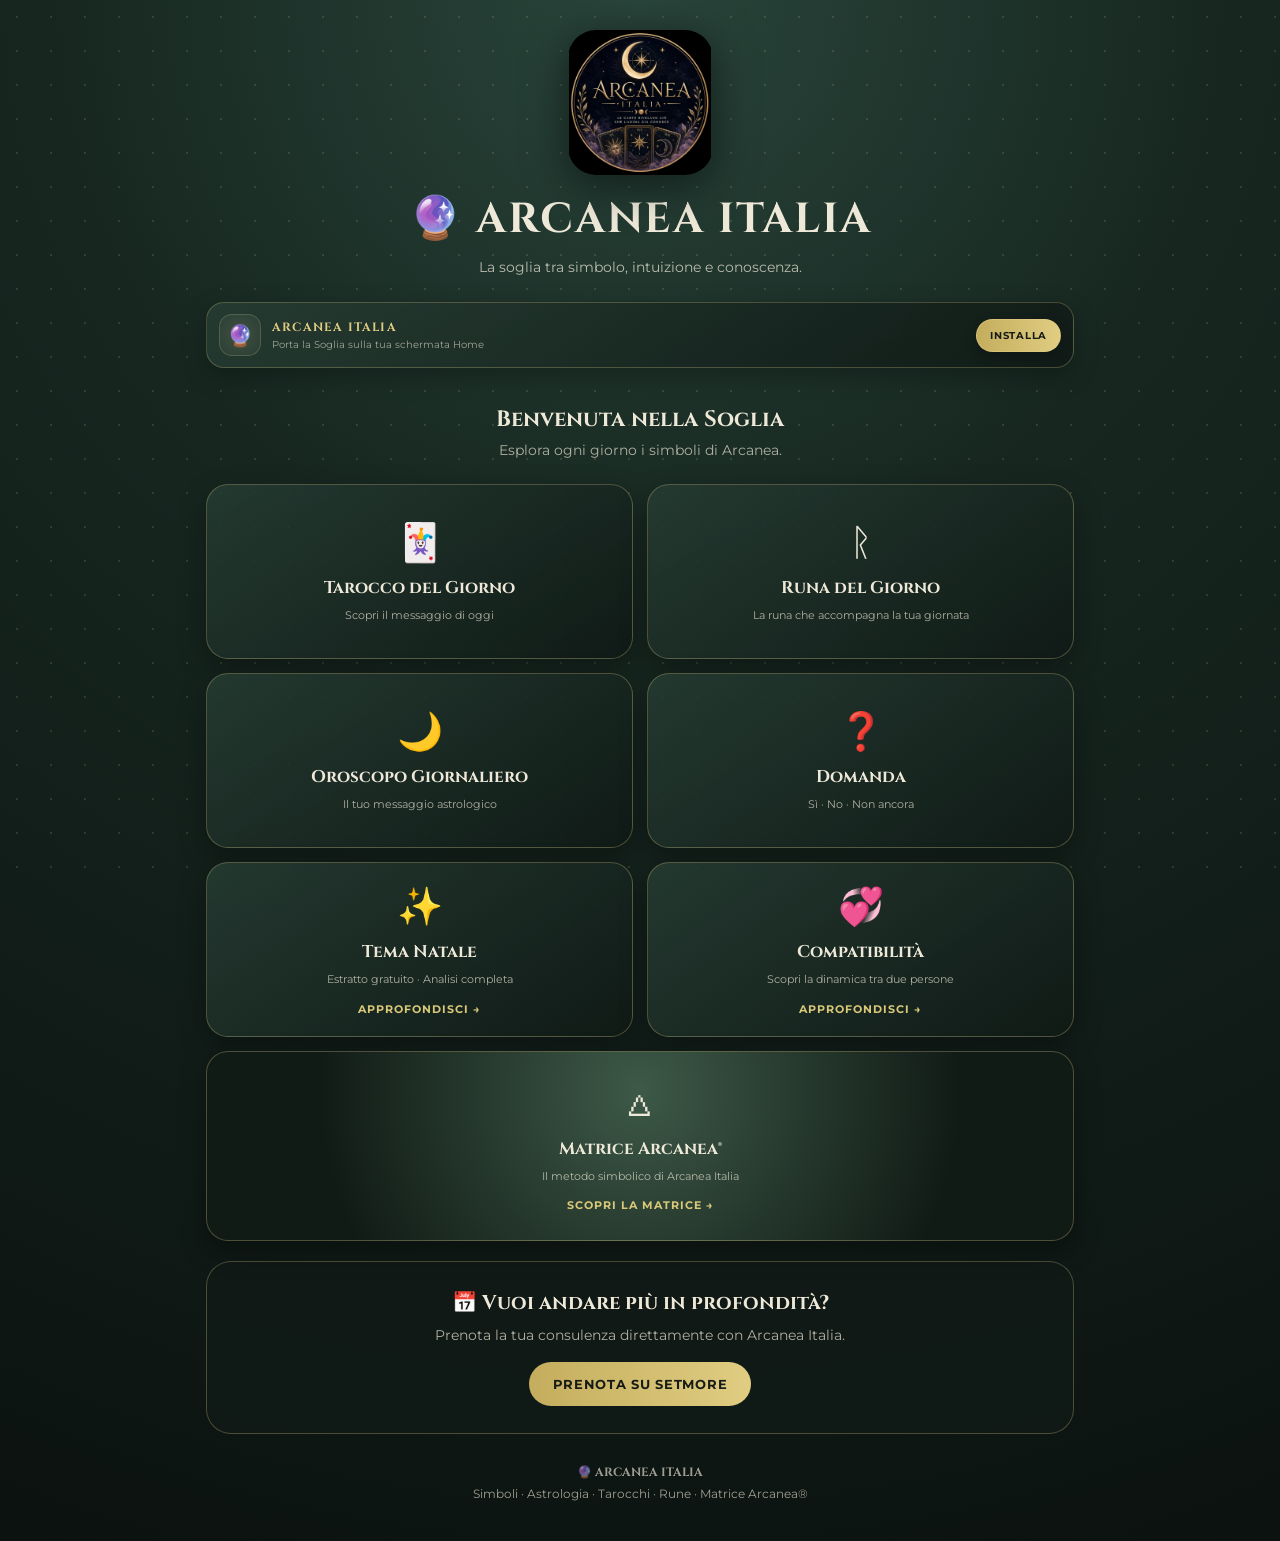
<file: index.html>
<!DOCTYPE html>
<html lang="it">
<head>
<meta charset="UTF-8">
<meta name="viewport" content="width=device-width,initial-scale=1,viewport-fit=cover">
<meta name="theme-color" content="#101b17">
<meta name="description" content="ARCANEA ITALIA — Tarocchi, Rune, Astrologia e Matrice Arcanea">
<link rel="manifest" href="manifest.webmanifest">
<link rel="icon" href="assets/logo.png">
<link rel="stylesheet" href="style.css">
<title>ARCANEA ITALIA</title>
</head>

<body>

<div id="app">
<header class="hero">
    <img src="assets/logo.png" class="logo" alt="Arcanea Italia">
    <h1>🔮 ARCANEA ITALIA</h1>
    <p>La soglia tra simbolo, intuizione e conoscenza.</p>
</header>

<main>

<section class="arcanea-install" id="arcanea-install">
    <div class="arcanea-install-content">

        <div class="arcanea-install-symbol">🔮</div>

        <div class="arcanea-install-text">
            <strong>ARCANEA ITALIA</strong>
            <span>Porta la Soglia sulla tua schermata Home</span>
        </div>

        <button id="install" type="button">
            INSTALLA
        </button>

    </div>
</section>

<section class="welcome">
    <h2>Benvenuta nella Soglia</h2>
    <p>Esplora ogni giorno i simboli di Arcanea.</p>
</section>
<div class="grid">

<button class="card free" onclick="showDaily('tarot')">
    <span class="icon">🃏</span>
    <strong>Tarocco del Giorno</strong>
    <small>Scopri il messaggio di oggi</small>
</button>

<button class="card free" onclick="showDaily('rune')">
    <span class="icon">ᚱ</span>
    <strong>Runa del Giorno</strong>
    <small>La runa che accompagna la tua giornata</small>
</button>

<button class="card free" onclick="showDaily('horoscope')">
    <span class="icon">🌙</span>
    <strong>Oroscopo Giornaliero</strong>
    <small>Il tuo messaggio astrologico</small>
</button>

<button class="card free" onclick="question()">
    <span class="icon">❓</span>
    <strong>Domanda</strong>
    <small>Sì · No · Non ancora</small>
</button>

<button class="card paid" onclick="openService('natal')">
    <span class="icon">✨</span>
    <strong>Tema Natale</strong>
    <small>Estratto gratuito · Analisi completa</small>
    <b>APPROFONDISCI →</b>
</button>

<button class="card paid" onclick="openService('compatibility')">
    <span class="icon">💞</span>
    <strong>Compatibilità</strong>
    <small>Scopri la dinamica tra due persone</small>
    <b>APPROFONDISCI →</b>
</button>

<button class="card paid featured" onclick="openService('matrix')">
    <span class="icon">🜂</span>
    <strong>Matrice Arcanea®</strong>
    <small>Il metodo simbolico di Arcanea Italia</small>
    <b>SCOPRI LA MATRICE →</b>
</button>

</div>
<section class="booking">
    <h2>📅 Vuoi andare più in profondità?</h2>
    <p>Prenota la tua consulenza direttamente con Arcanea Italia.</p>
    <button onclick="openSetmore()">PRENOTA SU SETMORE</button>
</section>

</main>

<footer>
    <strong>🔮 ARCANEA ITALIA</strong>
    <p>Simboli · Astrologia · Tarocchi · Rune · Matrice Arcanea®</p>
</footer>

</div>

<div id="modal" class="modal hidden">
    <div class="modalbox">
        <button class="close" onclick="closeModal()">×</button>
        
<div id="modalContent"></div>


    </div>
</div>

<script src="app.js?v=693ed434"></script>
</body>
</html>
</file>
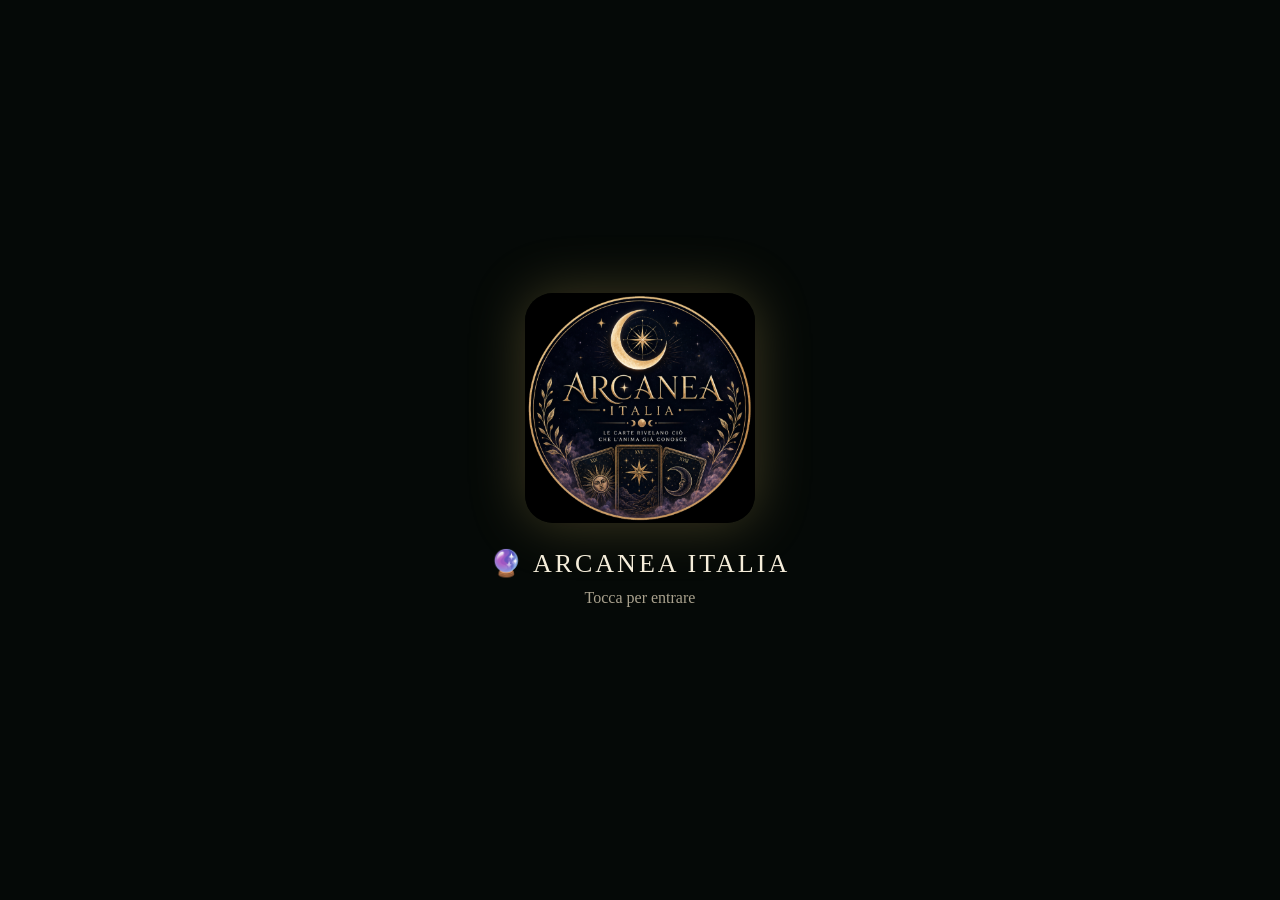
<file: app/index.html>
<!DOCTYPE html>
<html lang="it">
<head>
<meta charset="UTF-8">
<meta name="viewport" content="width=device-width,initial-scale=1,viewport-fit=cover">
<meta name="theme-color" content="#07110d">
<meta name="apple-mobile-web-app-capable" content="yes">
<meta name="mobile-web-app-capable" content="yes">
<link rel="manifest" href="manifest.json">
<title>🔮 Arcanea Italia</title>

<style>
:root{
 --bg:#050907;
 --panel:#0c1813;
 --panel2:#10231b;
 --gold:#d8b965;
 --gold2:#f0d98b;
 --text:#f5edda;
 --muted:#aaa28e;
 --line:#554a31;
}
*{box-sizing:border-box}
html{scroll-behavior:smooth}
body{
 margin:0;
 background:
 radial-gradient(circle at 50% -10%,#244b3a 0,#0b1913 38%,#050907 75%);
 color:var(--text);
 font-family:Georgia,"Times New Roman",serif;
 min-height:100vh;
}
button,input,select{font:inherit}
button{cursor:pointer}
#splash{
 position:fixed;
 inset:0;
 z-index:100;
 background:#050907;
 display:flex;
 align-items:center;
 justify-content:center;
 flex-direction:column;
 text-align:center;
}
#splash img{
 width:230px;
 height:230px;
 object-fit:cover;
 border-radius:28px;
 box-shadow:0 0 55px rgba(216,185,101,.28);
}
.splash-title{
 margin-top:25px;
 font-size:26px;
 letter-spacing:3px;
}
.splash-sub{
 color:var(--muted);
 margin-top:10px;
}
#app{
 display:none;
 max-width:540px;
 margin:auto;
 padding:15px 15px 100px;
}
header{text-align:center;padding:10px 0 20px}
header img{
 width:75px;
 height:75px;
 object-fit:cover;
 border-radius:18px;
}
.brand{
 font-size:24px;
 letter-spacing:2px;
 margin-top:10px;
}
.subtitle{color:var(--muted)}
.screen{display:none}
.screen.active{display:block}
.grid{
 display:grid;
 grid-template-columns:1fr 1fr;
 gap:12px;
}
.card{
 min-height:145px;
 padding:18px 15px;
 border-radius:20px;
 background:linear-gradient(145deg,var(--panel2),var(--panel));
 border:1px solid rgba(216,185,101,.24);
 box-shadow:0 10px 25px #0005;
 transition:.15s;
}
.card:active{transform:scale(.97)}
.card .emoji{font-size:34px}
.card h2{font-size:18px;margin:10px 0 5px}
.card p{font-size:13px;color:var(--muted);margin:0;line-height:1.4}
.section{
 margin-top:15px;
 padding:20px;
 border-radius:21px;
 background:rgba(9,20,15,.94);
 border:1px solid rgba(216,185,101,.22);
}
h1{font-size:27px;margin:0 0 10px}
h2{font-size:20px}
p{line-height:1.55}
.back{
 border:0;
 background:none;
 color:var(--gold2);
 padding:7px 0 13px;
}
input,select{
 width:100%;
 background:#09120f;
 color:var(--text);
 border:1px solid #655738;
 border-radius:12px;
 padding:13px;
 margin:6px 0;
 outline:none;
}
input:focus{border-color:var(--gold)}
.btn{
 width:100%;
 padding:14px;
 border:0;
 border-radius:14px;
 margin-top:10px;
 background:linear-gradient(135deg,var(--gold),var(--gold2));
 color:#151108;
 font-weight:bold;
}
.btn.dark{
 background:#182b22;
 color:var(--text);
 border:1px solid #665838;
}
.result{
 margin-top:15px;
 padding:17px;
 border-radius:16px;
 background:#11251c;
 border-left:3px solid var(--gold);
}
.result h2{margin-top:0;color:var(--gold2)}
.lock{
 margin-top:15px;
 padding:20px;
 border-radius:17px;
 text-align:center;
 background:linear-gradient(145deg,#182c23,#0b1511);
 border:1px solid rgba(216,185,101,.24);
}
.price{
 font-size:24px;
 color:var(--gold2);
 margin:12px 0;
}
.service{
 margin-top:15px;
 padding:17px;
 border-radius:17px;
 background:#0d1c16;
 border:1px solid #4f442d;
}
.service h2{margin-top:0}
.small{font-size:12px;color:var(--muted)}
.nav{
 position:fixed;
 z-index:20;
 bottom:0;
 left:0;
 right:0;
 margin:auto;
 max-width:540px;
 display:flex;
 justify-content:space-around;
 background:#07100c;
 border-top:1px solid #493f2b;
 padding:9px 4px calc(9px + env(safe-area-inset-bottom));
}
.nav button{
 border:0;
 background:none;
 color:#d8cfae;
 font-size:11px;
}
.notice{
 text-align:center;
 color:var(--muted);
 font-size:11px;
 margin-top:18px;
}
</style>
</head>

<body>

<div id="splash" onclick="enterApp()">
 <img src="assets/logo.png" alt="Arcanea Italia">
 <div class="splash-title">🔮 ARCANEA ITALIA</div>
 <div class="splash-sub">Tocca per entrare</div>
</div>

<div id="app">

<header>
 <img src="assets/logo.png" alt="Arcanea Italia">
 <div class="brand">🔮 ARCANEA ITALIA</div>
 <div class="subtitle">La tua dimensione simbolica</div>
</header>

<!-- HOME -->
<section id="home" class="screen active">

<div class="grid">

<div class="card" onclick="show('tarocco')">
 <div class="emoji">🔮</div>
 <h2>Tarocco del Giorno</h2>
 <p>Il simbolo che accompagna la tua giornata.</p>
</div>

<div class="card" onclick="show('runa')">
 <div class="emoji">ᚱ</div>
 <h2>Runa del Giorno</h2>
 <p>La runa e il suo messaggio.</p>
</div>

<div class="card" onclick="show('domanda')">
 <div class="emoji">❓</div>
 <h2>Domanda</h2>
 <p>Sì · No · Non ancora.</p>
</div>

<div class="card" onclick="show('tema')">
 <div class="emoji">🌙</div>
 <h2>Tema Natale</h2>
 <p>Prima un estratto, poi il completo.</p>
</div>

<div class="card" onclick="show('compat')">
 <div class="emoji">❤️</div>
 <h2>Compatibilità</h2>
 <p>Scopri la vostra risonanza.</p>
</div>

<div class="card" onclick="show('matrice')">
 <div class="emoji">✦</div>
 <h2>Matrice Arcanea®</h2>
 <p>Scopri la tua Chiave Arcanea.</p>
</div>

</div>

<div class="section">
<h2>📅 Consulenze Arcanea</h2>
<p>Prenota direttamente con Arcanea Italia.</p>
<button class="btn" onclick="openLink(SETMORE)">APRI SETMORE</button>
</div>

<div class="notice">
Le letture simboliche sono strumenti di riflessione personale e intrattenimento.
</div>

</section>

<!-- TAROT -->
<section id="tarocco" class="screen">
<button class="back" onclick="show('home')">← Home</button>
<div class="section">
<h1>🔮 Tarocco del Giorno</h1>
<p>Estrai una carta per ricevere il messaggio simbolico di oggi.</p>
<div id="tarotResult"></div>
<button class="btn" onclick="tarot()">ESTRAI LA CARTA</button>
</div>
</section>

<!-- RUNE -->
<section id="runa" class="screen">
<button class="back" onclick="show('home')">← Home</button>
<div class="section">
<h1>ᚱ Runa del Giorno</h1>
<p>Lascia che sia il simbolo a parlare.</p>
<div id="runeResult"></div>
<button class="btn" onclick="rune()">ESTRAI LA RUNA</button>
</div>
</section>

<!-- QUESTION -->
<section id="domanda" class="screen">
<button class="back" onclick="show('home')">← Home</button>
<div class="section">
<h1>❓ Domanda Arcanea</h1>
<p>Formula una domanda precisa.</p>
<input id="question" placeholder="La tua domanda...">
<button class="btn" onclick="ask()">RICEVI LA RISPOSTA</button>
<div id="answer"></div>
</div>
</section>

<!-- NATAL -->
<section id="tema" class="screen">
<button class="back" onclick="show('home')">← Home</button>
<div class="section">
<h1>🌙 Tema Natale</h1>
<p>Inserisci i tuoi dati. Riceverai prima un estratto gratuito.</p>

<input id="nName" placeholder="Nome">
<input id="nDate" type="date">
<input id="nTime" type="time">
<input id="nPlace" placeholder="Luogo di nascita">

<button class="btn" onclick="natalPreview()">CALCOLA IL MIO ESTRATTO</button>

<div id="natalResult"></div>
</div>
</section>

<!-- COMPATIBILITY -->
<section id="compat" class="screen">
<button class="back" onclick="show('home')">← Home</button>
<div class="section">
<h1>❤️ Compatibilità</h1>
<p>Inserisci i dati delle due persone.</p>

<h2>Persona 1</h2>
<input id="cName1" placeholder="Nome">
<input id="cDate1" type="date">

<h2>Persona 2</h2>
<input id="cName2" placeholder="Nome">
<input id="cDate2" type="date">

<button class="btn" onclick="compatibility()">CALCOLA L'ESTRATTO</button>

<div id="compatResult"></div>
</div>
</section>

<!-- MATRIX -->
<section id="matrice" class="screen">
<button class="back" onclick="show('home')">← Home</button>
<div class="section">
<h1>✦ Matrice Arcanea®</h1>
<p>Inserisci la tua firma per ottenere la prima Chiave.</p>

<input id="mName" placeholder="Nome e cognome">
<input id="mDate" type="date">
<input id="mPlace" placeholder="Luogo">

<button class="btn" onclick="matrix()">CALCOLA LA CHIAVE</button>

<div id="matrixResult"></div>
</div>
</section>

<nav class="nav">
<button onclick="show('home')">⌂<br>Home</button>
<button onclick="show('tarocco')">🔮<br>Tarocco</button>
<button onclick="show('runa')">ᚱ<br>Runa</button>
<button onclick="show('domanda')">❓<br>Domanda</button>
<button onclick="openLink(SETMORE)">📅<br>Prenota</button>
</nav>

</div>

<script>

const SETMORE="https://arcaneaitalia.setmore.com?utm_source=qr-code&utm_medium=settings-share-bp";

const SERVICES={
 natal:"https://arcaneaitalia.setmore.com/services/04d4155b-7e4e-4285-8f48-d655baf3da77",
 compatibility:"https://arcaneaitalia.setmore.com/services/cf85c88f-9dee-41c3-9c4f-753528913c49",
 matrix:"https://arcaneaitalia.setmore.com/services/a0899a4f-4c5e-468a-bb42-8387b8599c3e"
};

function enterApp(){
 document.getElementById("splash").style.display="none";
 document.getElementById("app").style.display="block";
}

function show(id){
 document.querySelectorAll(".screen").forEach(s=>s.classList.remove("active"));
 document.getElementById(id).classList.add("active");
 window.scrollTo(0,0);
}

function openLink(url){
 window.location.href=url;
}

const tarotCards=[
["Il Matto","Inizio, libertà e possibilità."],
["Il Mago","Azione, volontà e capacità di creare."],
["La Papessa","Intuizione, silenzio e conoscenza interiore."],
["L'Imperatrice","Creatività, crescita e abbondanza."],
["L'Imperatore","Struttura, ordine e stabilità."],
["Il Papa","Guida, valori e insegnamento."],
["Gli Amanti","Scelta, relazione e unione."],
["Il Carro","Movimento, conquista e direzione."],
["La Giustizia","Equilibrio, verità e responsabilità."],
["L'Eremita","Ricerca interiore e saggezza."],
["La Ruota","Cambiamento e nuovo ciclo."],
["La Forza","Coraggio, fiducia e padronanza."],
["L'Appeso","Attesa e cambio di prospettiva."],
["La Morte","Chiusura, trasformazione e rinascita."],
["La Temperanza","Armonia ed equilibrio."],
["Il Diavolo","Desiderio, legami e consapevolezza."],
["La Torre","Rottura, verità e liberazione."],
["La Stella","Speranza e ispirazione."],
["La Luna","Emozioni, intuizione e mistero."],
["Il Sole","Chiarezza, vitalità e successo."],
["Il Giudizio","Risveglio e nuova consapevolezza."],
["Il Mondo","Completamento e realizzazione."]
];

function tarot(){
 let c=tarotCards[Math.floor(Math.random()*tarotCards.length)];
 document.getElementById("tarotResult").innerHTML=
 `<div class="result"><h2>${c[0]}</h2><p>${c[1]}</p></div>`;
}

const runes=[
["Fehu","Risorse, energia e prosperità."],
["Uruz","Forza e trasformazione."],
["Thurisaz","Protezione e decisione."],
["Ansuz","Comunicazione e intuizione."],
["Raidho","Movimento e percorso."],
["Kenaz","Conoscenza e rivelazione."],
["Gebo","Dono e relazione."],
["Wunjo","Gioia e armonia."],
["Hagalaz","Cambiamento improvviso."],
["Nauthiz","Necessità e pazienza."],
["Isa","Fermati e osserva."],
["Jera","Raccolto e risultati."],
["Eihwaz","Resistenza e trasformazione."],
["Perthro","Mistero e possibilità."],
["Algiz","Protezione."],
["Sowilo","Successo e chiarezza."],
["Tiwaz","Coraggio e giustizia."],
["Berkana","Nascita e crescita."],
["Ehwaz","Movimento e fiducia."],
["Mannaz","Consapevolezza."],
["Laguz","Intuizione ed emozioni."],
["Ingwaz","Completamento e rinnovamento."]
];

function rune(){
 let r=runes[Math.floor(Math.random()*runes.length)];
 document.getElementById("runeResult").innerHTML=
 `<div class="result"><h2>ᚱ ${r[0]}</h2><p>${r[1]}</p></div>`;
}

function ask(){
 let q=document.getElementById("question").value.trim();
 if(!q){alert("Scrivi la domanda.");return}

 let answers=[
 ["SÌ","La direzione appare favorevole."],
 ["NO","La situazione invita alla prudenza."],
 ["NON ANCORA","Il momento richiede ancora tempo."]
 ];

 let a=answers[Math.floor(Math.random()*answers.length)];

 document.getElementById("answer").innerHTML=
 `<div class="result"><h2>${a[0]}</h2><p>${a[1]}</p></div>`;
}

function natalPreview(){

 let name=document.getElementById("nName").value.trim();
 let date=document.getElementById("nDate").value;
 let time=document.getElementById("nTime").value;
 let place=document.getElementById("nPlace").value.trim();

 if(!name||!date||!time||!place){
  alert("Compila tutti i dati.");
  return;
 }

 let signs=[
 "Capricorno","Acquario","Pesci","Ariete","Toro","Gemelli",
 "Cancro","Leone","Vergine","Bilancia","Scorpione","Sagittario"
 ];

 let month=parseInt(date.split("-")[1])-1;
 let sign=signs[month];

 document.getElementById("natalResult").innerHTML=`
 <div class="result">
 <h2>Il tuo estratto</h2>
 <p><b>${name}</b>, la tua firma di nascita presenta una prima risonanza collegata al simbolo del <b>${sign}</b>.</p>
 <p>Data: ${date}<br>Ora: ${time}<br>Luogo: ${place}</p>
 <p>Questo è solo un primo livello della lettura.</p>
 </div>

 <div class="lock">
 <h2>🔐 Tema Natale Completo</h2>
 <p>Per ricevere il percorso completo, procedi alla prenotazione e al pagamento tramite Setmore.</p>
 <button class="btn" onclick="openLink(SERVICES.natal)">PRENOTA E PAGA SU SETMORE</button>
 </div>`;
}

function compatibility(){

 let a=document.getElementById("cName1").value.trim();
 let b=document.getElementById("cName2").value.trim();
 let d1=document.getElementById("cDate1").value;
 let d2=document.getElementById("cDate2").value;

 if(!a||!b||!d1||!d2){
  alert("Compila tutti i dati.");
  return;
 }

 let score=60+((a.length*3+b.length*5+d1.length+d2.length)%36);

 document.getElementById("compatResult").innerHTML=`
 <div class="result">
 <h2>Primo estratto</h2>
 <p><b>${a}</b> e <b>${b}</b> mostrano una prima risonanza simbolica del <b>${score}%</b>.</p>
 <p>L'estratto è soltanto indicativo. La lettura completa approfondisce dinamiche, punti di forza e aree di tensione.</p>
 </div>

 <div class="lock">
 <h2>🔐 Compatibilità Completa</h2>
 <p>Accedi alla lettura completa attraverso la prenotazione Setmore.</p>
 <button class="btn" onclick="openLink(SERVICES.compatibility)">PRENOTA E PAGA SU SETMORE</button>
 </div>`;
}

function matrix(){

 let name=document.getElementById("mName").value.trim();
 let date=document.getElementById("mDate").value;
 let place=document.getElementById("mPlace").value.trim();

 if(!name||!date||!place){
  alert("Compila tutti i dati.");
  return;
 }

 let total=0;

 for(let char of name.toUpperCase()){
  if(char>="A"&&char<="Z"){
   total+=char.charCodeAt(0)-64;
  }
 }

 let key=total%22;
 if(key===0)key=22;

 document.getElementById("matrixResult").innerHTML=`
 <div class="result">
 <h2>✦ Prima Chiave Arcanea</h2>
 <p>La firma <b>${name}</b> produce una prima Chiave Arcanea:</p>
 <p style="font-size:30px;text-align:center;color:var(--gold2)"><b>${key}</b></p>
 <p>Questa è soltanto l'anteprima. La Matrice Arcanea® completa sviluppa la lettura strutturata della firma.</p>
 </div>

 <div class="lock">
 <h2>🔐 Matrice Arcanea® Completa</h2>
 <p>Il percorso completo viene prenotato e pagato direttamente su Setmore.</p>
 <div class="price">35 €</div>
 <button class="btn" onclick="openLink(SERVICES.matrix)">PRENOTA E PAGA SU SETMORE</button>
 </div>`;
}

</script>

</body>
</html>
</file>
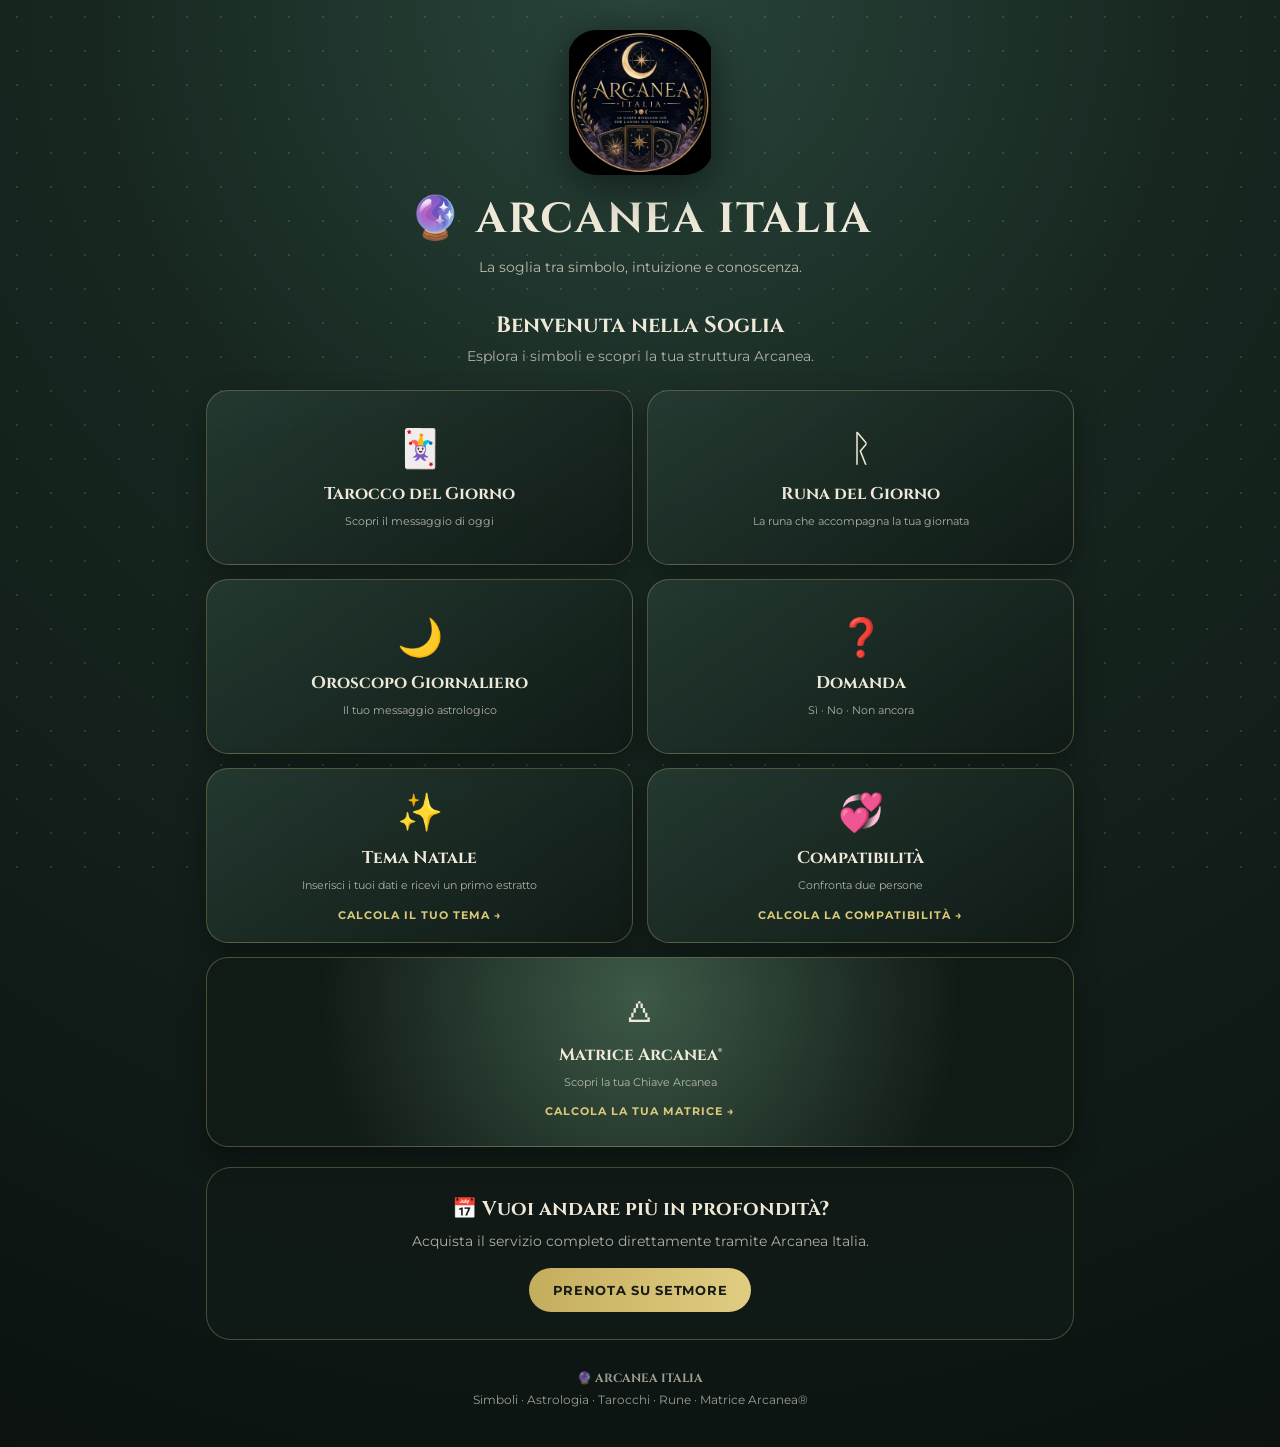
<file: app/src/main/assets/index.html>
<!DOCTYPE html>
<html lang="it">
<head>
<meta charset="UTF-8">
<meta name="viewport" content="width=device-width,initial-scale=1,viewport-fit=cover">
<meta name="theme-color" content="#101b17">
<meta name="description" content="ARCANEA ITALIA — Tarocchi, Rune, Astrologia e Matrice Arcanea">
<link rel="manifest" href="manifest.webmanifest">
<link rel="icon" href="logo.png">
<link rel="stylesheet" href="style.css">
<title>ARCANEA ITALIA</title>
</head>

<body>

<div id="app">

<header class="hero">
    <img src="logo.png" class="logo" alt="Arcanea Italia">
    <h1>🔮 ARCANEA ITALIA</h1>
    <p>La soglia tra simbolo, intuizione e conoscenza.</p>
</header>

<main>

<section class="welcome">
    <h2>Benvenuta nella Soglia</h2>
    <p>Esplora i simboli e scopri la tua struttura Arcanea.</p>
</section>

<div class="grid">

<button class="card free" onclick="showDaily('tarot')">
    <span class="icon">🃏</span>
    <strong>Tarocco del Giorno</strong>
    <small>Scopri il messaggio di oggi</small>
</button>

<button class="card free" onclick="showDaily('rune')">
    <span class="icon">ᚱ</span>
    <strong>Runa del Giorno</strong>
    <small>La runa che accompagna la tua giornata</small>
</button>

<button class="card free" onclick="showDaily('horoscope')">
    <span class="icon">🌙</span>
    <strong>Oroscopo Giornaliero</strong>
    <small>Il tuo messaggio astrologico</small>
</button>

<button class="card free" onclick="question()">
    <span class="icon">❓</span>
    <strong>Domanda</strong>
    <small>Sì · No · Non ancora</small>
</button>

<button class="card paid" onclick="openService('natal')">
    <span class="icon">✨</span>
    <strong>Tema Natale</strong>
    <small>Inserisci i tuoi dati e ricevi un primo estratto</small>
    <b>CALCOLA IL TUO TEMA →</b>
</button>

<button class="card paid" onclick="openService('compatibility')">
    <span class="icon">💞</span>
    <strong>Compatibilità</strong>
    <small>Confronta due persone</small>
    <b>CALCOLA LA COMPATIBILITÀ →</b>
</button>

<button class="card paid featured" onclick="openService('matrix')">
    <span class="icon">🜂</span>
    <strong>Matrice Arcanea®</strong>
    <small>Scopri la tua Chiave Arcanea</small>
    <b>CALCOLA LA TUA MATRICE →</b>
</button>

</div>

<section class="booking">
    <h2>📅 Vuoi andare più in profondità?</h2>
    <p>Acquista il servizio completo direttamente tramite Arcanea Italia.</p>
    <button onclick="openSetmore()">PRENOTA SU SETMORE</button>
</section>

</main>

<footer>
    <strong>🔮 ARCANEA ITALIA</strong>
    <p>Simboli · Astrologia · Tarocchi · Rune · Matrice Arcanea®</p>
</footer>

</div>

<div id="modal" class="modal hidden">
    <div class="modalbox">
        <button class="close" onclick="closeModal()">×</button>
        <div id="modalContent"></div>
    </div>
</div>

<script src="app.js"></script>
</body>
</html>
</file>
<file: style.css>
@import url('https://fonts.googleapis.com/css2?family=Cinzel:wght@400;500;600;700&family=Montserrat:wght@300;400;500;600&display=swap');

*{
    box-sizing:border-box;
    margin:0;
    padding:0;
}

body{
    min-height:100vh;
    background:
      radial-gradient(circle at 50% 0%,#29453b 0%,#172720 35%,#0b1210 100%);
    color:#eee8d8;
    font-family:Montserrat,sans-serif;
}

body:before{
    content:"";
    position:fixed;
    inset:0;
    pointer-events:none;
    opacity:.16;
    background-image:
      radial-gradient(#d7c68d 1px,transparent 1px);
    background-size:34px 34px;
}

#app{
    position:relative;
    max-width:900px;
    margin:auto;
    padding-bottom:30px;
}

.hero{
    text-align:center;
    padding:30px 18px 20px;
}

.logo{
    width:145px;
    height:145px;
    object-fit:contain;
    border-radius:28px;
    margin-bottom:12px;
    filter:drop-shadow(0 8px 22px #0008);
}

h1,h2,strong{
    font-family:Cinzel,serif;
}

h1{
    font-size:clamp(25px,7vw,42px);
    letter-spacing:2px;
}

.hero p{
    margin-top:10px;
    opacity:.75;
    font-size:14px;
}

main{
    padding:0 16px;
}

.welcome{
    text-align:center;
    padding:15px 5px 25px;
}

.welcome h2{
    font-size:22px;
    margin-bottom:7px;
}

.welcome p{
    opacity:.7;
    font-size:14px;
}

.grid{
    display:grid;
    grid-template-columns:repeat(2,1fr);
    gap:14px;
}

.card{
    border:1px solid #c7b77b55;
    border-radius:22px;
    padding:20px 15px;
    min-height:175px;
    color:#eee8d8;
    background:linear-gradient(145deg,#263c33dd,#101a16ee);
    box-shadow:0 10px 28px #0005;
    cursor:pointer;
    transition:.2s;
}

.card:active{
    transform:scale(.97);
}

.card:hover{
    border-color:#d7c77f;
}

.card .icon{
    display:block;
    font-size:37px;
    margin-bottom:12px;
}

.card strong{
    display:block;
    font-size:17px;
    margin-bottom:8px;
}

.card small{
    display:block;
    line-height:1.5;
    opacity:.7;
}

.card b{
    display:block;
    margin-top:14px;
    font-size:11px;
    letter-spacing:1px;
    color:#d9c979;
}

.featured{
    grid-column:1/-1;
    min-height:190px;
    background:
      radial-gradient(circle at 50% 20%,#3d5947,#111b16 70%);
}

.booking{
    margin-top:20px;
    padding:27px 20px;
    border:1px solid #c7b77b55;
    border-radius:25px;
    text-align:center;
    background:#111a16dd;
}

.booking h2{
    font-size:20px;
}

.booking p{
    margin:10px 0 18px;
    opacity:.72;
    font-size:14px;
}

button{
    font-family:inherit;
}

.booking button,
.modalbox .action{
    border:0;
    border-radius:999px;
    padding:14px 24px;
    background:linear-gradient(90deg,#c4ad5d,#e0cd82);
    color:#171b16;
    font-weight:700;
    letter-spacing:.7px;
    cursor:pointer;
}

footer{
    text-align:center;
    padding:30px 15px 10px;
    opacity:.65;
    font-size:12px;
}

footer strong{
    display:block;
    margin-bottom:6px;
}

.modal{
    position:fixed;
    inset:0;
    z-index:10;
    background:#000b;
    display:flex;
    align-items:center;
    justify-content:center;
    padding:20px;
}

.hidden{
    display:none;
}

.modalbox{
    width:min(600px,100%);
    max-height:90vh;
    overflow:auto;
    border:1px solid #c7b77b88;
    border-radius:25px;
    padding:28px 22px;
    background:linear-gradient(145deg,#263b32,#101714);
    box-shadow:0 20px 70px #000;
    position:relative;
}

.close{
    position:absolute;
    right:15px;
    top:10px;
    border:0;
    background:none;
    color:#eee;
    font-size:32px;
    cursor:pointer;
}

.modalbox h2{
    font-family:Cinzel,serif;
    color:#e0cd82;
    margin-bottom:14px;
    padding-right:35px;
}

.modalbox p{
    line-height:1.7;
    font-size:14px;
    opacity:.9;
}

.result{
    text-align:center;
    padding:10px;
}

.symbol{
    font-size:70px;
    margin:12px;
}

.answer{
    font-family:Cinzel,serif;
    font-size:30px;
    color:#dfcc7b;
    margin:20px 0;
}

.service{
    text-align:center;
}

.service .preview{
    margin:18px 0;
    padding:18px;
    border-radius:18px;
    background:#0a110eaa;
}

.service .price{
    font-family:Cinzel,serif;
    color:#dfcc7b;
    font-size:24px;
    margin:12px;
}

@media(max-width:600px){
    .grid{
        grid-template-columns:1fr;
    }

    .featured{
        grid-column:auto;
    }

    .card{
        min-height:155px;
    }
}

#arcanea-install-card{
  position:fixed;
  left:16px;
  right:16px;
  bottom:20px;
  z-index:99999;
  background:#101b17;
  color:#fff;
  border:1px solid rgba(255,255,255,.25);
  border-radius:20px;
  padding:18px;
  text-align:center;
  box-shadow:0 10px 40px rgba(0,0,0,.5);
}

#arcanea-install-card strong{
  display:block;
  font-size:19px;
  margin-bottom:7px;
}

#arcanea-install-card button{
  width:100%;
  border:0;
  border-radius:12px;
  padding:14px;
  margin-top:12px;
  font-size:16px;
  font-weight:bold;
}

#arcanea-install-card .close-install{
  background:transparent;
  color:#aaa;
  padding:8px;
}


/* =========================================
   ARCANEA INSTALL CARD
========================================= */

.arcanea-install {
    margin: 22px 0 28px;
    padding: 14px;

    border-radius: 20px;

    background:
        linear-gradient(
            135deg,
            rgba(255,255,255,.07),
            rgba(255,255,255,.025)
        );

    border: 1px solid rgba(255,255,255,.14);

    box-shadow:
        0 8px 30px rgba(0,0,0,.20);

    backdrop-filter: blur(10px);
    -webkit-backdrop-filter: blur(10px);
}

.arcanea-install-content {
    display: flex;
    align-items: center;
    gap: 13px;
}

.arcanea-install-symbol {
    width: 48px;
    height: 48px;

    flex: 0 0 48px;

    display: flex;
    align-items: center;
    justify-content: center;

    border-radius: 15px;

    background: rgba(255,255,255,.07);

    font-size: 24px;
}

.arcanea-install-text {
    flex: 1;
    min-width: 0;
}

.arcanea-install-text strong {
    display: block;

    font-size: 14px;
    letter-spacing: 1px;
}

.arcanea-install-text span {
    display: block;

    margin-top: 3px;

    font-size: 12px;
    line-height: 1.35;

    opacity: .68;
}

#install {
    flex-shrink: 0;

    border: 0;
    border-radius: 12px;

    padding: 11px 14px;

    font-size: 12px;
    font-weight: 700;
    letter-spacing: .5px;

    cursor: pointer;

    background: rgba(255,255,255,.13);
    color: inherit;

    transition:
        transform .15s ease,
        background .15s ease;
}

#install:hover {
    background: rgba(255,255,255,.20);
}

#install:active {
    transform: scale(.96);
}

@media (max-width: 420px) {

    .arcanea-install-content {
        gap: 10px;
    }

    .arcanea-install-symbol {
        width: 43px;
        height: 43px;
        flex-basis: 43px;
        font-size: 21px;
    }

    .arcanea-install-text strong {
        font-size: 13px;
    }

    .arcanea-install-text span {
        font-size: 11px;
    }

    #install {
        padding: 10px 12px;
        font-size: 11px;
    }
}


/* =========================================
   ARCANEA SERVICE PREVIEW
========================================= */

.service-preview {
    text-align: center;
    padding: 10px 4px 4px;
}

.service-preview-icon {
    font-size: 38px;
    margin-bottom: 8px;
}

.service-preview-label {
    font-size: 10px;
    letter-spacing: 2px;
    opacity: .55;
    margin-bottom: 5px;
}

.service-preview h2 {
    margin: 0 0 15px;
    font-size: 22px;
}

.service-preview-main {
    font-size: 15px;
    line-height: 1.55;
    margin: 0 auto 16px;
    max-width: 430px;
}

.service-preview-divider {
    width: 55px;
    height: 1px;
    margin: 18px auto;
    background: rgba(255,255,255,.25);
}

.service-preview-detail {
    font-size: 13px;
    line-height: 1.5;
    opacity: .68;
    margin-bottom: 22px;
}

.service-preview-button {
    width: 100%;
    border: 0;
    border-radius: 14px;
    padding: 14px 16px;
    font-weight: 700;
    letter-spacing: .7px;
    cursor: pointer;
    background: rgba(255,255,255,.13);
    color: inherit;
}

.service-preview-button:active {
    transform: scale(.98);
}

/* install card sempre visibile */

.arcanea-install {
    display: block;
}



/* =========================================
   ARCANEA FINAL SERVICE DESIGN
========================================= */

.arcanea-install {
    margin: 6px 0 22px;
    padding: 11px 12px;

    border: 1px solid rgba(199,183,123,.30);
    border-radius: 18px;

    background:
        linear-gradient(
            145deg,
            rgba(38,60,51,.92),
            rgba(16,26,22,.96)
        );

    box-shadow:
        0 8px 25px rgba(0,0,0,.28);

    backdrop-filter: blur(12px);
    -webkit-backdrop-filter: blur(12px);
}

.arcanea-install-content {
    display:flex;
    align-items:center;
    gap:11px;
}

.arcanea-install-symbol {
    width:42px;
    height:42px;
    flex:0 0 42px;

    display:flex;
    align-items:center;
    justify-content:center;

    border-radius:13px;

    background:
        radial-gradient(
            circle,
            rgba(215,198,141,.18),
            rgba(255,255,255,.03)
        );

    border:1px solid rgba(215,198,141,.22);

    font-size:21px;
}

.arcanea-install-text {
    flex:1;
    min-width:0;
}

.arcanea-install-text strong {
    display:block;
    color:#e0cd82;
    font-family:Cinzel,serif;
    font-size:12px;
    letter-spacing:1.2px;
}

.arcanea-install-text span {
    display:block;
    margin-top:3px;

    font-size:10px;
    line-height:1.35;
    opacity:.62;
}

#install {
    border:1px solid rgba(224,205,130,.55);
    border-radius:999px;

    padding:9px 13px;

    background:
        linear-gradient(
            90deg,
            #c4ad5d,
            #e0cd82
        );

    color:#171b16;

    font-family:Montserrat,sans-serif;
    font-size:10px;
    font-weight:700;
    letter-spacing:.7px;

    white-space:nowrap;

    cursor:pointer;

    box-shadow:
        0 4px 12px rgba(0,0,0,.22);

    transition:
        transform .15s ease,
        filter .15s ease;
}

#install:active {
    transform:scale(.96);
}

#install:hover {
    filter:brightness(1.08);
}


/* =========================================
   ANTEPRIME SERVIZI ARCANEA
========================================= */

.arcanea-service {
    text-align:center;
    padding:5px 2px 2px;
}

.arcanea-service-icon {
    font-size:42px;
    line-height:1;
    margin-bottom:9px;

    filter:drop-shadow(
        0 4px 10px rgba(0,0,0,.35)
    );
}

.arcanea-service-brand {
    font-family:Cinzel,serif;
    font-size:9px;
    letter-spacing:2.5px;
    color:#cfc18a;
    opacity:.75;
    margin-bottom:7px;
}

.arcanea-service h2 {
    font-family:Cinzel,serif;
    color:#e0cd82;
    font-size:24px;
    margin-bottom:12px;
}

.arcanea-service-intro {
    max-width:440px;
    margin:0 auto 20px;

    font-size:14px;
    line-height:1.65;

    opacity:.88;
}

.arcanea-service-preview {
    margin:0 auto 18px;
    padding:19px 17px;

    max-width:470px;

    border-radius:19px;

    border:1px solid rgba(199,183,123,.30);

    background:
        linear-gradient(
            145deg,
            rgba(61,89,71,.65),
            rgba(17,27,22,.82)
        );

    box-shadow:
        inset 0 1px 0 rgba(255,255,255,.04);
}

.arcanea-service-preview span {
    display:block;

    margin-bottom:9px;

    font-family:Cinzel,serif;

    font-size:10px;
    letter-spacing:2px;

    color:#e0cd82;
}

.arcanea-service-preview p {
    margin:0;

    font-size:14px;
    line-height:1.65;
}

.arcanea-service-insight {
    max-width:440px;
    margin:0 auto 19px;

    font-size:12px !important;
    line-height:1.55 !important;

    opacity:.62 !important;
}

.arcanea-service-separator {
    width:42px;
    height:1px;

    margin:0 auto 19px;

    background:#c7b77b66;
}

.arcanea-service-button {
    width:100%;

    border:0;
    border-radius:999px;

    padding:14px 18px;

    background:
        linear-gradient(
            90deg,
            #c4ad5d,
            #e0cd82
        );

    color:#171b16;

    font-weight:700;
    letter-spacing:.7px;

    cursor:pointer;

    box-shadow:
        0 7px 20px rgba(0,0,0,.28);
}

.arcanea-service-button:active {
    transform:scale(.98);
}

@media(max-width:420px){

    .arcanea-install-text span{
        font-size:9px;
    }

    #install{
        padding:8px 11px;
        font-size:9px;
    }

    .arcanea-service h2{
        font-size:21px;
    }

    .arcanea-service-preview{
        padding:16px 14px;
    }

}

/* ==========================================
   ARCANEA — ANTEPRIME GRATUITE SERVIZI
========================================== */

.service-intro{
    margin-bottom:18px;
}

.free-reading{
    margin-top:18px;
    padding:20px;
    border:1px solid #c7b77b55;
    border-radius:20px;
    background:
        linear-gradient(
            145deg,
            rgba(48,72,59,.75),
            rgba(12,20,17,.9)
        );
}

.free-label{
    display:inline-block;
    margin-bottom:16px;
    padding:6px 11px;
    border-radius:999px;
    border:1px solid #d9c97988;
    color:#e0cd82;
    font-size:10px;
    font-weight:700;
    letter-spacing:1.5px;
}

.free-reading h3{
    font-family:Cinzel,serif;
    color:#e0cd82;
    font-size:18px;
    margin-bottom:10px;
}

.free-reading > p{
    margin-bottom:18px;
}

.mini-reading{
    display:flex;
    gap:13px;
    align-items:flex-start;
    margin-top:12px;
    padding:14px;
    border-radius:16px;
    background:#0b1210aa;
    border:1px solid #c7b77b22;
}

.mini-reading > span{
    font-size:27px;
    min-width:32px;
    text-align:center;
}

.mini-reading strong{
    display:block;
    color:#e0cd82;
    font-size:12px;
    letter-spacing:1px;
    margin-bottom:5px;
}

.mini-reading p{
    font-size:13px;
    line-height:1.6;
    opacity:.82;
}

.preview-note{
    margin-top:16px;
    padding:12px 14px;
    border-left:2px solid #d9c979;
    font-size:12px;
    line-height:1.6;
    opacity:.7;
}

.matrix-demo{
    display:flex;
    justify-content:center;
    gap:10px;
    margin:20px 0;
    flex-wrap:wrap;
}

.matrix-number{
    width:54px;
    height:54px;
    display:flex;
    align-items:center;
    justify-content:center;
    border-radius:50%;
    border:1px solid #d9c97988;
    color:#e0cd82;
    font-family:Cinzel,serif;
    font-size:18px;
    background:#101a16;
    box-shadow:0 5px 18px #0005;
}

.continue-box{
    margin-top:20px;
    padding-top:18px;
    border-top:1px solid #c7b77b33;
    text-align:center;
}

.continue-box p{
    margin-bottom:14px;
    opacity:.8;
}

.continue-box .action{
    width:100%;
    max-width:360px;
}

@media(max-width:500px){

    .free-reading{
        padding:16px;
    }

    .mini-reading{
        padding:12px;
    }

    .matrix-number{
        width:48px;
        height:48px;
    }

}


/* ==========================================
   ARCANEA — FORM LETTURE PERSONALIZZATE
========================================== */

.arcanea-form{
    display:grid;
    gap:11px;
    margin-top:20px;
}

.arcanea-form label{
    font-size:11px;
    letter-spacing:1px;
    color:#d9c979;
    margin-top:5px;
}

.arcanea-form h3{
    font-family:Cinzel,serif;
    color:#e0cd82;
    font-size:14px;
    margin-top:12px;
}

.arcanea-form input{
    width:100%;
    border:1px solid #c7b77b55;
    border-radius:14px;
    padding:14px;
    background:#0b1210;
    color:#eee8d8;
    font-family:Montserrat,sans-serif;
    font-size:14px;
    outline:none;
}

.arcanea-form input:focus{
    border-color:#d9c979;
    box-shadow:0 0 0 2px #d9c97918;
}

.arcanea-form .action{
    margin-top:12px;
    width:100%;
}

.free-label{
    display:inline-block;
    padding:6px 12px;
    border:1px solid #d9c97988;
    border-radius:999px;
    color:#e0cd82;
    font-size:10px;
    font-weight:700;
    letter-spacing:1.5px;
}

.personalized{
    text-align:center;
}

.personalized > p{
    margin:16px 0;
}

.personal-data{
    display:flex;
    justify-content:center;
    align-items:center;
    gap:10px;
    margin:18px 0;
    padding:16px;
    border:1px solid #c7b77b44;
    border-radius:18px;
    background:#0b1210aa;
}

.personal-data span{
    font-size:28px;
}

.personal-data strong{
    color:#e0cd82;
}

.reading-detail{
    margin:16px 0;
    padding:15px;
    border-radius:16px;
    background:#101b16;
    border:1px solid #c7b77b33;
}

.reading-detail strong{
    display:block;
    color:#d9c979;
    font-size:11px;
    letter-spacing:1px;
    margin-bottom:7px;
}

.reading-detail p{
    font-size:13px;
    opacity:.75;
}

.curiosity{
    margin:20px 0;
    padding:18px;
    border-left:2px solid #d9c979;
    text-align:left;
    background:#101b1688;
}

.curiosity strong{
    color:#e0cd82;
    display:block;
    margin-bottom:8px;
}

.curiosity p{
    font-size:13px;
    line-height:1.65;
}

.compatibility-pair{
    display:flex;
    flex-wrap:wrap;
    justify-content:center;
    align-items:center;
    gap:9px;
    margin:20px 0;
}

.compatibility-pair span{
    padding:9px 12px;
    border-radius:12px;
    background:#101b16;
    border:1px solid #c7b77b33;
}

.compatibility-pair b{
    color:#e0cd82;
    font-size:12px;
}

.matrix-signature{
    margin:18px 0;
    font-family:Cinzel,serif;
    font-size:21px;
    color:#e0cd82;
    letter-spacing:1px;
}

.matrix-demo{
    display:flex;
    flex-wrap:wrap;
    justify-content:center;
    gap:8px;
    margin:18px 0;
}

.matrix-number{
    width:46px;
    height:46px;
    border-radius:50%;
    display:flex;
    align-items:center;
    justify-content:center;
    border:1px solid #d9c97988;
    color:#e0cd82;
    background:#0d1713;
    font-family:Cinzel,serif;
    font-size:14px;
}
</file>
<file: app/src/main/assets/style.css>
@import url('https://fonts.googleapis.com/css2?family=Cinzel:wght@400;500;600;700&family=Montserrat:wght@300;400;500;600&display=swap');

*{
    box-sizing:border-box;
    margin:0;
    padding:0;
}

body{
    min-height:100vh;
    background:
      radial-gradient(circle at 50% 0%,#29453b 0%,#172720 35%,#0b1210 100%);
    color:#eee8d8;
    font-family:Montserrat,sans-serif;
}

body:before{
    content:"";
    position:fixed;
    inset:0;
    pointer-events:none;
    opacity:.16;
    background-image:
      radial-gradient(#d7c68d 1px,transparent 1px);
    background-size:34px 34px;
}

#app{
    position:relative;
    max-width:900px;
    margin:auto;
    padding-bottom:30px;
}

.hero{
    text-align:center;
    padding:30px 18px 20px;
}

.logo{
    width:145px;
    height:145px;
    object-fit:contain;
    border-radius:28px;
    margin-bottom:12px;
    filter:drop-shadow(0 8px 22px #0008);
}

h1,h2,strong{
    font-family:Cinzel,serif;
}

h1{
    font-size:clamp(25px,7vw,42px);
    letter-spacing:2px;
}

.hero p{
    margin-top:10px;
    opacity:.75;
    font-size:14px;
}

main{
    padding:0 16px;
}

.welcome{
    text-align:center;
    padding:15px 5px 25px;
}

.welcome h2{
    font-size:22px;
    margin-bottom:7px;
}

.welcome p{
    opacity:.7;
    font-size:14px;
}

.grid{
    display:grid;
    grid-template-columns:repeat(2,1fr);
    gap:14px;
}

.card{
    border:1px solid #c7b77b55;
    border-radius:22px;
    padding:20px 15px;
    min-height:175px;
    color:#eee8d8;
    background:linear-gradient(145deg,#263c33dd,#101a16ee);
    box-shadow:0 10px 28px #0005;
    cursor:pointer;
    transition:.2s;
}

.card:active{
    transform:scale(.97);
}

.card:hover{
    border-color:#d7c77f;
}

.card .icon{
    display:block;
    font-size:37px;
    margin-bottom:12px;
}

.card strong{
    display:block;
    font-size:17px;
    margin-bottom:8px;
}

.card small{
    display:block;
    line-height:1.5;
    opacity:.7;
}

.card b{
    display:block;
    margin-top:14px;
    font-size:11px;
    letter-spacing:1px;
    color:#d9c979;
}

.featured{
    grid-column:1/-1;
    min-height:190px;
    background:
      radial-gradient(circle at 50% 20%,#3d5947,#111b16 70%);
}

.booking{
    margin-top:20px;
    padding:27px 20px;
    border:1px solid #c7b77b55;
    border-radius:25px;
    text-align:center;
    background:#111a16dd;
}

.booking h2{
    font-size:20px;
}

.booking p{
    margin:10px 0 18px;
    opacity:.72;
    font-size:14px;
}

button{
    font-family:inherit;
}

.booking button,
.modalbox .action{
    border:0;
    border-radius:999px;
    padding:14px 24px;
    background:linear-gradient(90deg,#c4ad5d,#e0cd82);
    color:#171b16;
    font-weight:700;
    letter-spacing:.7px;
    cursor:pointer;
}

footer{
    text-align:center;
    padding:30px 15px 10px;
    opacity:.65;
    font-size:12px;
}

footer strong{
    display:block;
    margin-bottom:6px;
}

.modal{
    position:fixed;
    inset:0;
    z-index:10;
    background:#000b;
    display:flex;
    align-items:center;
    justify-content:center;
    padding:20px;
}

.hidden{
    display:none;
}

.modalbox{
    width:min(600px,100%);
    max-height:90vh;
    overflow:auto;
    border:1px solid #c7b77b88;
    border-radius:25px;
    padding:28px 22px;
    background:linear-gradient(145deg,#263b32,#101714);
    box-shadow:0 20px 70px #000;
    position:relative;
}

.close{
    position:absolute;
    right:15px;
    top:10px;
    border:0;
    background:none;
    color:#eee;
    font-size:32px;
    cursor:pointer;
}

.modalbox h2{
    font-family:Cinzel,serif;
    color:#e0cd82;
    margin-bottom:14px;
    padding-right:35px;
}

.modalbox p{
    line-height:1.7;
    font-size:14px;
    opacity:.9;
}

.result{
    text-align:center;
    padding:10px;
}

.symbol{
    font-size:70px;
    margin:12px;
}

.answer{
    font-family:Cinzel,serif;
    font-size:30px;
    color:#dfcc7b;
    margin:20px 0;
}

.service{
    text-align:center;
}

.service .preview{
    margin:18px 0;
    padding:18px;
    border-radius:18px;
    background:#0a110eaa;
}

.service .price{
    font-family:Cinzel,serif;
    color:#dfcc7b;
    font-size:24px;
    margin:12px;
}

@media(max-width:600px){
    .grid{
        grid-template-columns:1fr;
    }

    .featured{
        grid-column:auto;
    }

    .card{
        min-height:155px;
    }
}

.arc-input{
 display:block;
 width:100%;
 margin:10px 0;
 padding:14px 16px;
 border-radius:14px;
 border:1px solid #c7b77b55;
 background:#0a110e;
 color:#eee8d8;
 font-family:Montserrat,sans-serif;
 font-size:14px;
}

.arc-input:focus{
 outline:none;
 border-color:#d7c77f;
}

.service .action{
 margin-top:12px;
 width:100%;
}
</file>
